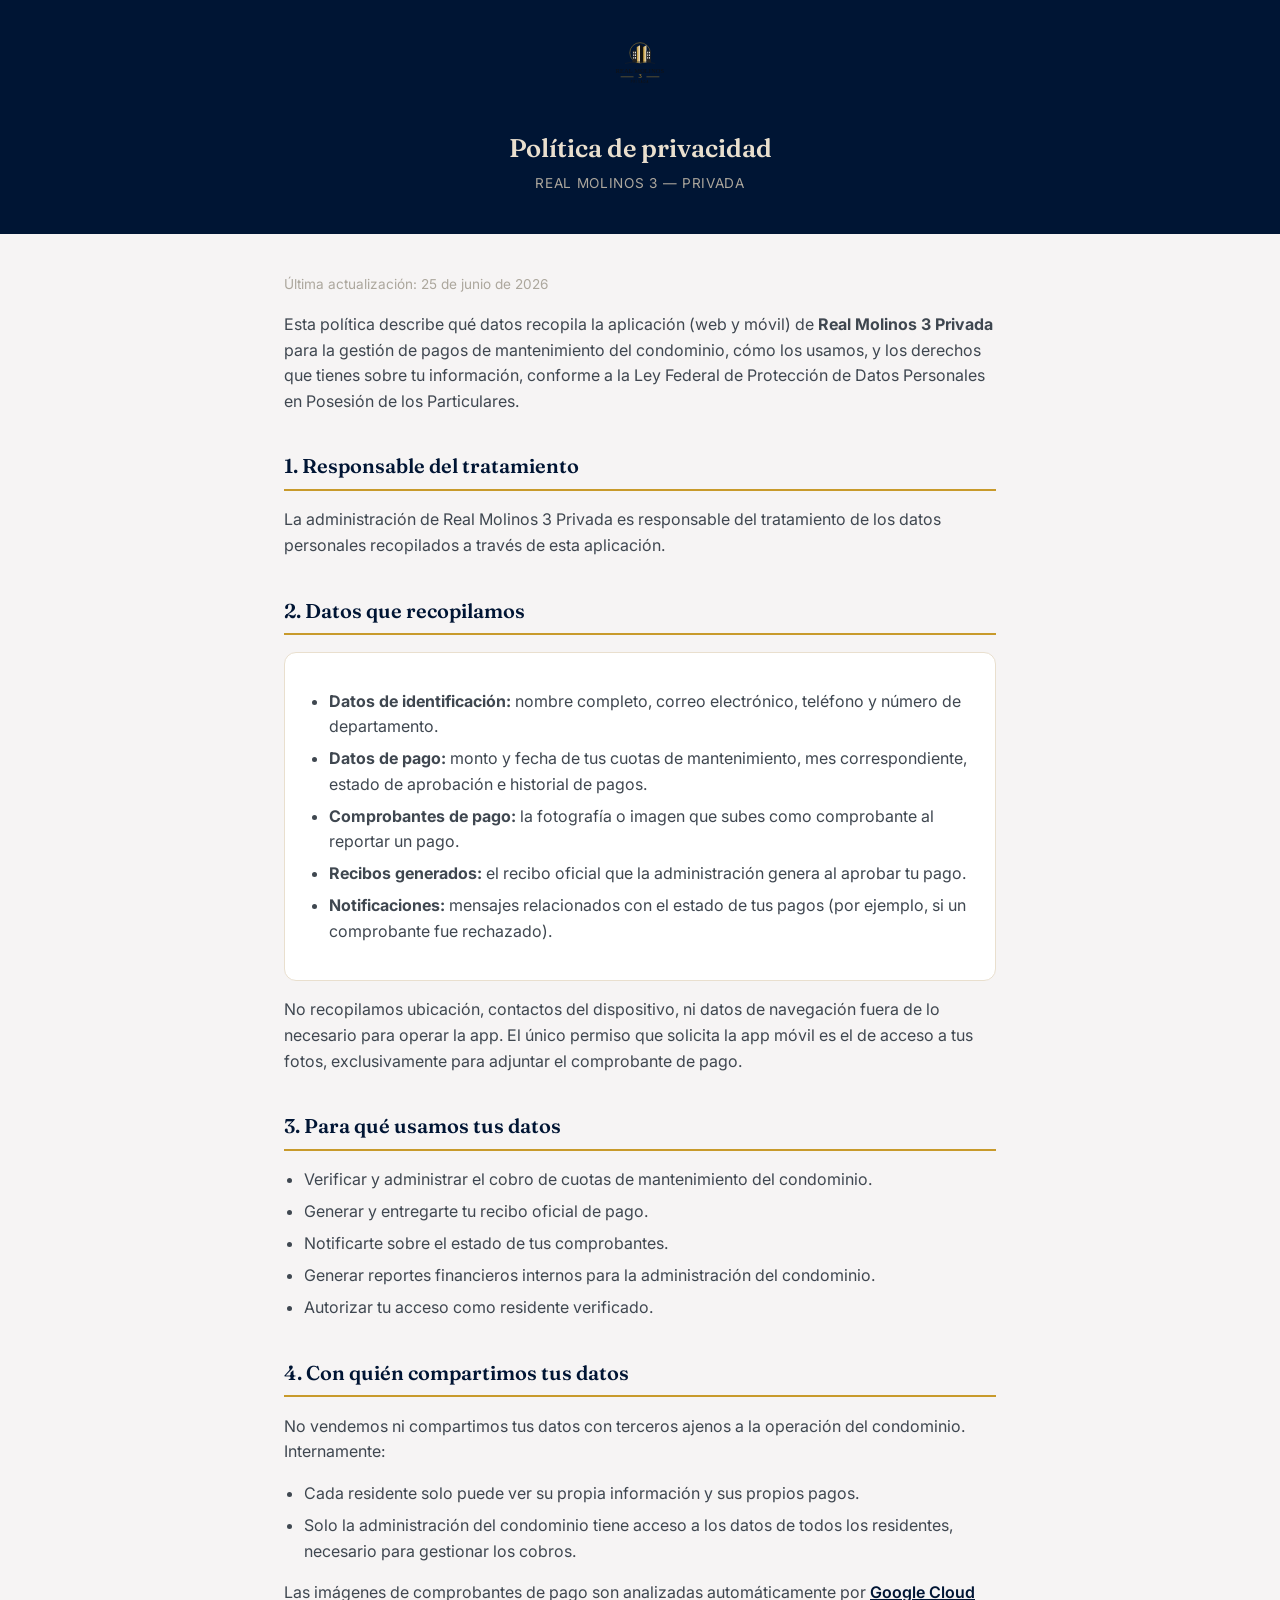
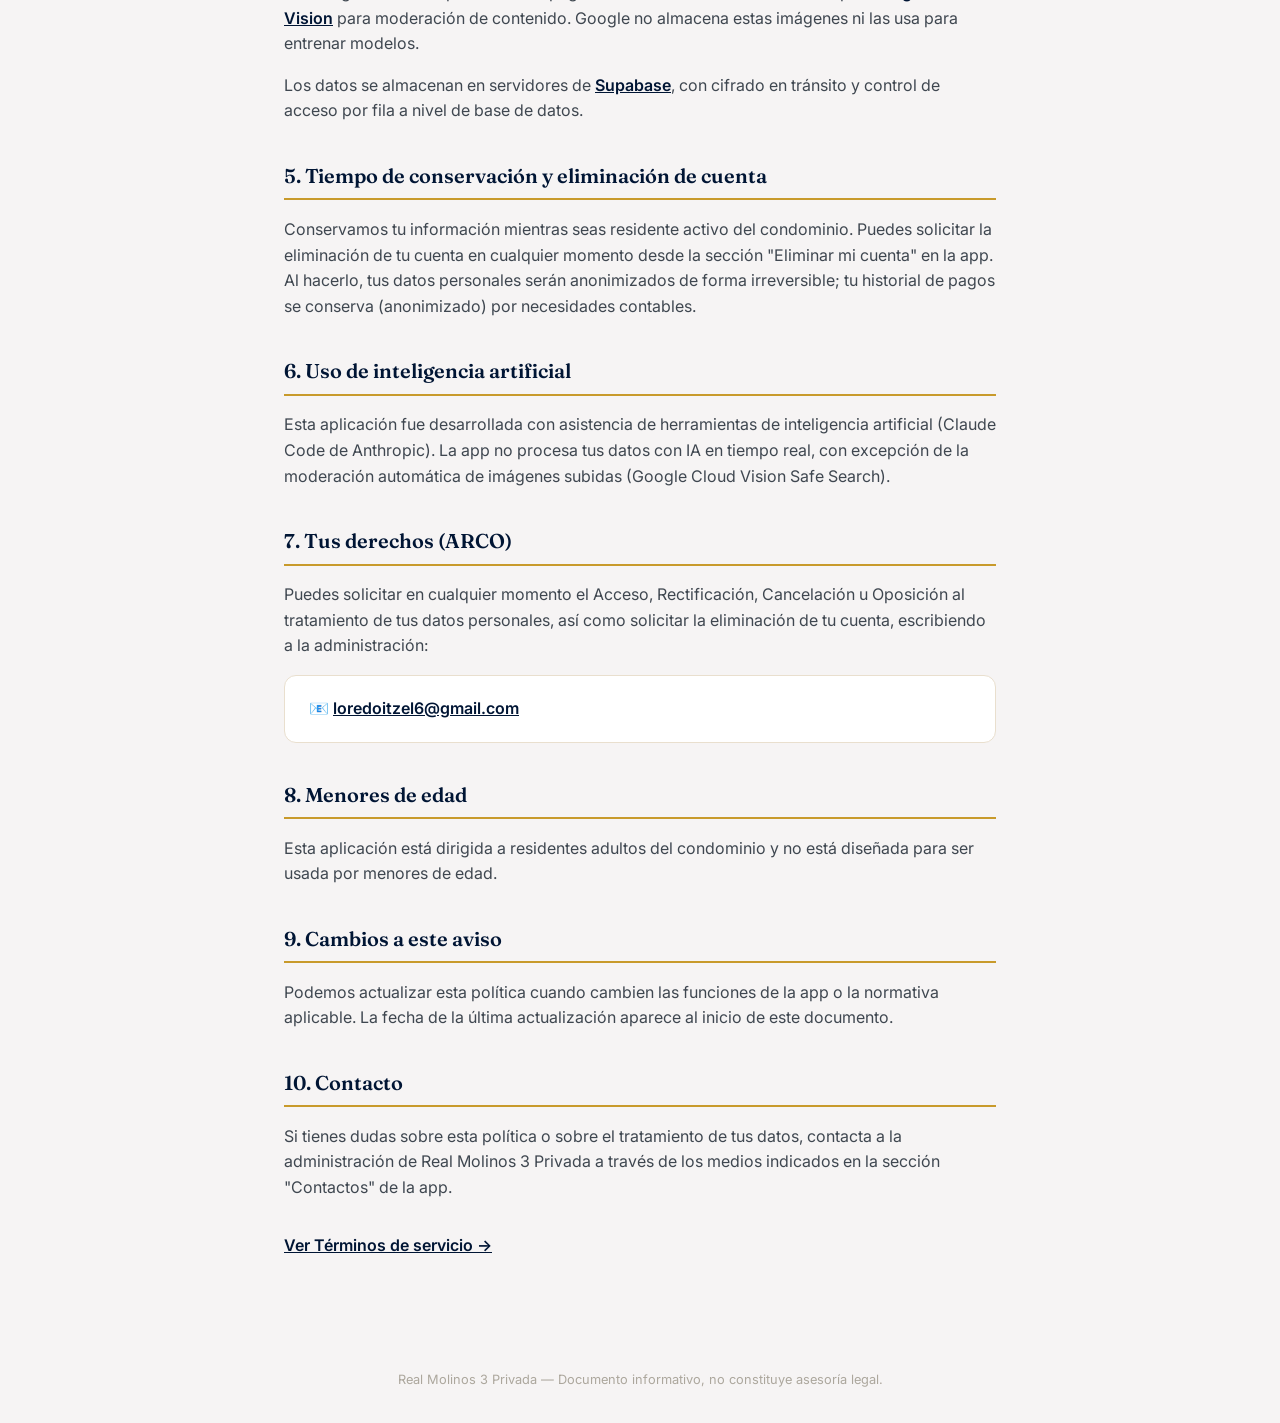
<file: privacidad.html>
<!DOCTYPE html>
<html lang="es-MX">
<head>
<meta charset="UTF-8">
<meta name="viewport" content="width=device-width, initial-scale=1.0">
<title>Política de privacidad — Real Molinos 3</title>
<link rel="icon" href="assets/LogoM3.svg">
<link rel="preconnect" href="https://fonts.googleapis.com">
<link rel="stylesheet" href="https://fonts.googleapis.com/css2?family=Fraunces:opsz,wght@9..144,600;9..144,700&family=Inter:wght@400;500;600&display=swap">
<style>
  :root{
    --navy:#001534; --gold:#C89A2B; --gold-light:#E9DFCE;
    --slate:#3F4750; --mist:#ACA79D; --cream:#F6F4F4;
  }
  *{box-sizing:border-box}
  body{
    margin:0; background:var(--cream); color:var(--slate);
    font-family:'Inter',sans-serif; line-height:1.6;
  }
  header{
    background:var(--navy); color:var(--cream);
    padding:2.5rem 1.5rem; text-align:center;
  }
  header img{ height:64px; margin-bottom:.75rem }
  header h1{
    font-family:'Fraunces',serif; font-weight:600; margin:.25rem 0 0;
    font-size:1.6rem; color:var(--gold-light);
  }
  header p{ margin:.25rem 0 0; color:var(--mist); font-size:.85rem; letter-spacing:.05em; text-transform:uppercase }
  main{ max-width:760px; margin:0 auto; padding:2.5rem 1.5rem 4rem }
  h2{
    font-family:'Fraunces',serif; font-weight:600; color:var(--navy);
    font-size:1.25rem; margin-top:2.25rem; border-bottom:2px solid var(--gold); padding-bottom:.4rem;
  }
  ul{ padding-left:1.25rem }
  li{ margin-bottom:.4rem }
  .updated{ color:var(--mist); font-size:.85rem; margin-top:0 }
  .card{ background:#fff; border-radius:12px; padding:1.25rem 1.5rem; margin:1rem 0; border:1px solid var(--gold-light) }
  a{ color:var(--navy); font-weight:600 }
  footer{ text-align:center; color:var(--mist); font-size:.8rem; padding:2rem 0 }
</style>
</head>
<body>
<header>
  <img src="assets/LogoM3.svg" alt="Real Molinos 3">
  <h1>Política de privacidad</h1>
  <p>Real Molinos 3 — Privada</p>
</header>
<main>
  <p class="updated">Última actualización: 25 de junio de 2026</p>

  <p>Esta política describe qué datos recopila la aplicación (web y móvil) de
  <strong>Real Molinos 3 Privada</strong> para la gestión de pagos de mantenimiento del
  condominio, cómo los usamos, y los derechos que tienes sobre tu información,
  conforme a la Ley Federal de Protección de Datos Personales en Posesión de los
  Particulares.</p>

  <h2>1. Responsable del tratamiento</h2>
  <p>La administración de Real Molinos 3 Privada es responsable del tratamiento de
  los datos personales recopilados a través de esta aplicación.</p>

  <h2>2. Datos que recopilamos</h2>
  <div class="card">
    <ul>
      <li><strong>Datos de identificación:</strong> nombre completo, correo electrónico, teléfono y número de departamento.</li>
      <li><strong>Datos de pago:</strong> monto y fecha de tus cuotas de mantenimiento, mes correspondiente, estado de aprobación e historial de pagos.</li>
      <li><strong>Comprobantes de pago:</strong> la fotografía o imagen que subes como comprobante al reportar un pago.</li>
      <li><strong>Recibos generados:</strong> el recibo oficial que la administración genera al aprobar tu pago.</li>
      <li><strong>Notificaciones:</strong> mensajes relacionados con el estado de tus pagos (por ejemplo, si un comprobante fue rechazado).</li>
    </ul>
  </div>
  <p>No recopilamos ubicación, contactos del dispositivo, ni datos de navegación
  fuera de lo necesario para operar la app. El único permiso que solicita la
  app móvil es el de acceso a tus fotos, exclusivamente para adjuntar el
  comprobante de pago.</p>

  <h2>3. Para qué usamos tus datos</h2>
  <ul>
    <li>Verificar y administrar el cobro de cuotas de mantenimiento del condominio.</li>
    <li>Generar y entregarte tu recibo oficial de pago.</li>
    <li>Notificarte sobre el estado de tus comprobantes.</li>
    <li>Generar reportes financieros internos para la administración del condominio.</li>
    <li>Autorizar tu acceso como residente verificado.</li>
  </ul>

  <h2>4. Con quién compartimos tus datos</h2>
  <p>No vendemos ni compartimos tus datos con terceros ajenos a la operación del
  condominio. Internamente:</p>
  <ul>
    <li>Cada residente solo puede ver su propia información y sus propios pagos.</li>
    <li>Solo la administración del condominio tiene acceso a los datos de todos los residentes, necesario para gestionar los cobros.</li>
  </ul>
  <p>Las imágenes de comprobantes de pago son analizadas automáticamente por <a href="https://cloud.google.com/vision" target="_blank" rel="noopener">Google Cloud Vision</a> para moderación de contenido. Google no almacena estas imágenes ni las usa para entrenar modelos.</p>
  <p>Los datos se almacenan en servidores de <a href="https://supabase.com" target="_blank" rel="noopener">Supabase</a>,
  con cifrado en tránsito y control de acceso por fila a nivel de base de datos.</p>

  <h2>5. Tiempo de conservación y eliminación de cuenta</h2>
  <p>Conservamos tu información mientras seas residente activo del condominio. Puedes solicitar la eliminación de tu cuenta en cualquier momento desde la sección "Eliminar mi cuenta" en la app. Al hacerlo, tus datos personales serán anonimizados de forma irreversible; tu historial de pagos se conserva (anonimizado) por necesidades contables.</p>

  <h2>6. Uso de inteligencia artificial</h2>
  <p>Esta aplicación fue desarrollada con asistencia de herramientas de inteligencia artificial (Claude Code de Anthropic). La app no procesa tus datos con IA en tiempo real, con excepción de la moderación automática de imágenes subidas (Google Cloud Vision Safe Search).</p>

  <h2>7. Tus derechos (ARCO)</h2>
  <p>Puedes solicitar en cualquier momento el Acceso, Rectificación, Cancelación
  u Oposición al tratamiento de tus datos personales, así como solicitar la
  eliminación de tu cuenta, escribiendo a la administración:</p>
  <div class="card">
    📧 <a href="mailto:loredoitzel6@gmail.com">loredoitzel6@gmail.com</a>
  </div>

  <h2>8. Menores de edad</h2>
  <p>Esta aplicación está dirigida a residentes adultos del condominio y no está
  diseñada para ser usada por menores de edad.</p>

  <h2>9. Cambios a este aviso</h2>
  <p>Podemos actualizar esta política cuando cambien las funciones de la app o la
  normativa aplicable. La fecha de la última actualización aparece al inicio de
  este documento.</p>

  <h2>10. Contacto</h2>
  <p>Si tienes dudas sobre esta política o sobre el tratamiento de tus datos,
  contacta a la administración de Real Molinos 3 Privada a través de los medios
  indicados en la sección "Contactos" de la app.</p>

  <p style="margin-top:2rem"><a href="terminos.html">Ver Términos de servicio →</a></p>
</main>
<footer>Real Molinos 3 Privada — Documento informativo, no constituye asesoría legal.</footer>
</body>
</html>
</file>
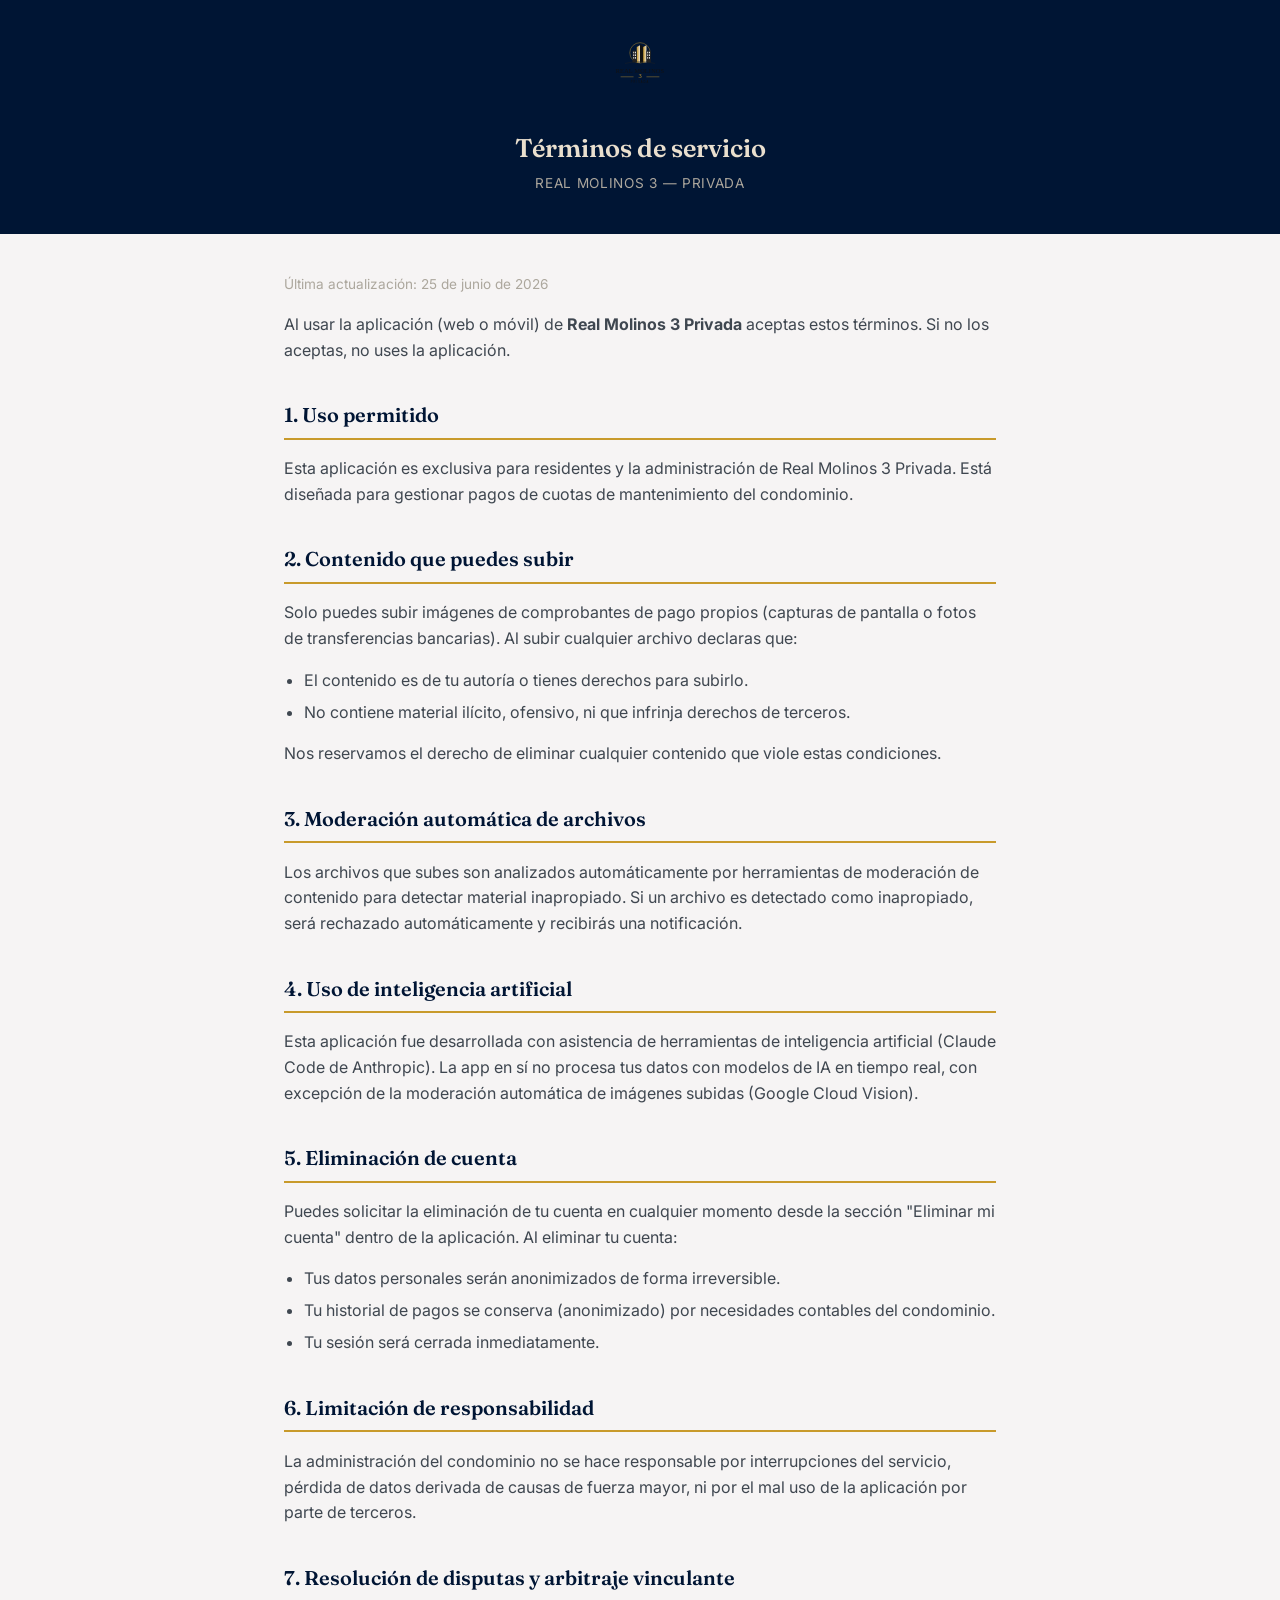
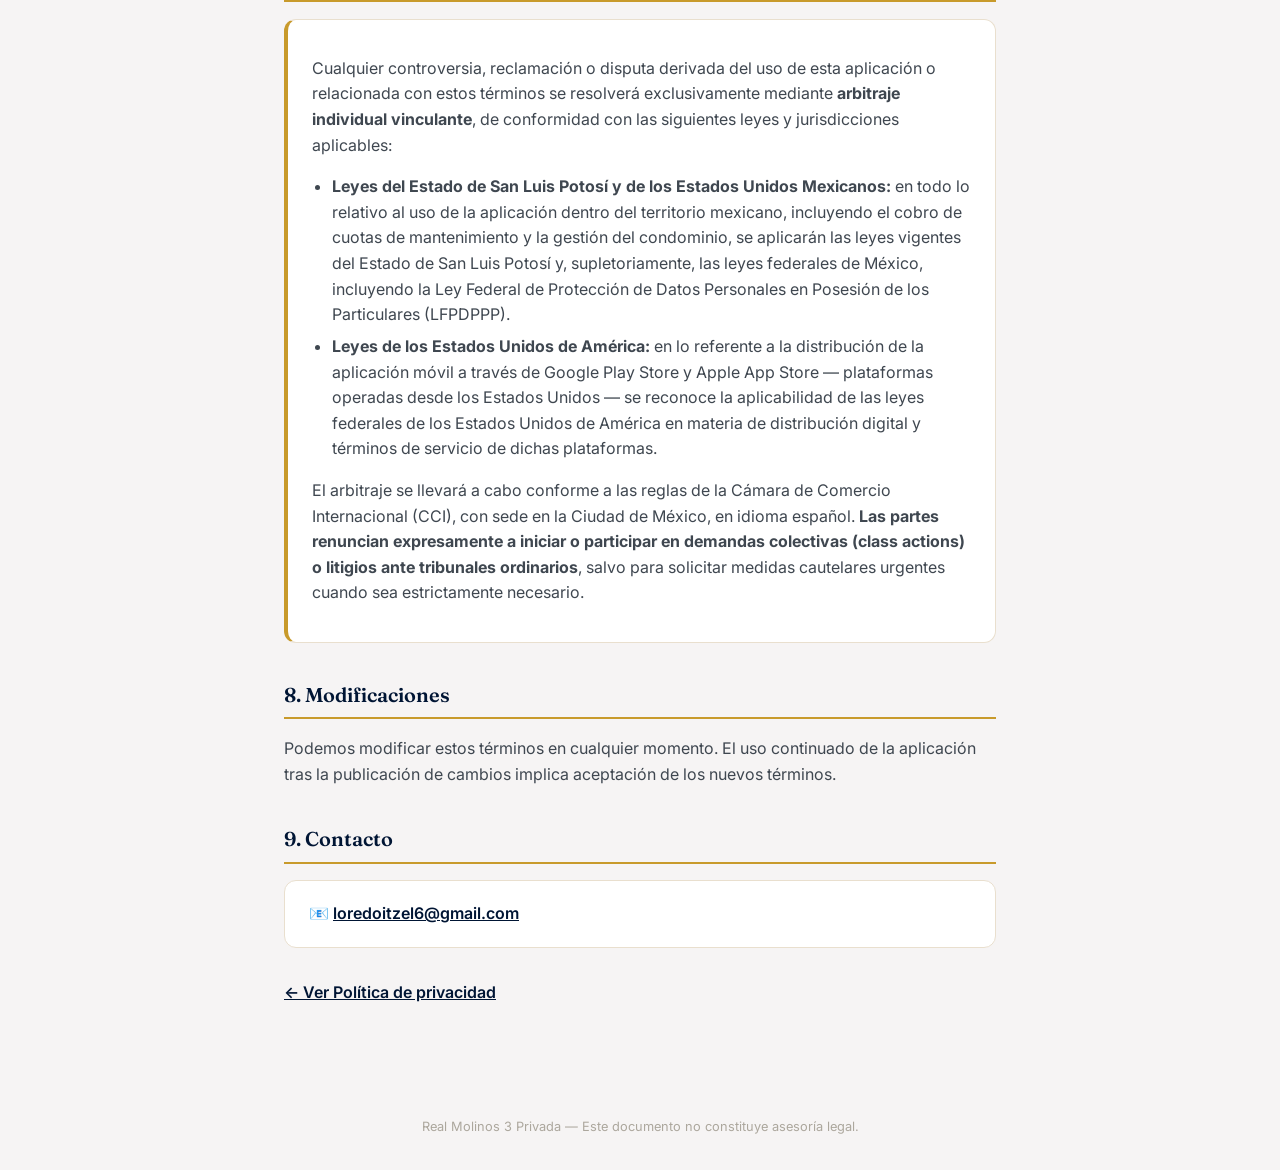
<file: terminos.html>
<!DOCTYPE html>
<html lang="es-MX">
<head>
<meta charset="UTF-8">
<meta name="viewport" content="width=device-width, initial-scale=1.0">
<title>Términos de servicio — Real Molinos 3</title>
<link rel="icon" href="assets/LogoM3.svg">
<link rel="preconnect" href="https://fonts.googleapis.com">
<link rel="stylesheet" href="https://fonts.googleapis.com/css2?family=Fraunces:opsz,wght@9..144,600;9..144,700&family=Inter:wght@400;500;600&display=swap">
<style>
  :root{
    --navy:#001534; --gold:#C89A2B; --gold-light:#E9DFCE;
    --slate:#3F4750; --mist:#ACA79D; --cream:#F6F4F4;
  }
  *{box-sizing:border-box}
  body{margin:0;background:var(--cream);color:var(--slate);font-family:'Inter',sans-serif;line-height:1.6}
  header{background:var(--navy);color:var(--cream);padding:2.5rem 1.5rem;text-align:center}
  header img{height:64px;margin-bottom:.75rem}
  header h1{font-family:'Fraunces',serif;font-weight:600;margin:.25rem 0 0;font-size:1.6rem;color:var(--gold-light)}
  header p{margin:.25rem 0 0;color:var(--mist);font-size:.85rem;letter-spacing:.05em;text-transform:uppercase}
  main{max-width:760px;margin:0 auto;padding:2.5rem 1.5rem 4rem}
  h2{font-family:'Fraunces',serif;font-weight:600;color:var(--navy);font-size:1.25rem;margin-top:2.25rem;border-bottom:2px solid var(--gold);padding-bottom:.4rem}
  ul{padding-left:1.25rem}
  li{margin-bottom:.4rem}
  .updated{color:var(--mist);font-size:.85rem;margin-top:0}
  .card{background:#fff;border-radius:12px;padding:1.25rem 1.5rem;margin:1rem 0;border:1px solid var(--gold-light)}
  .card.warning{border-left:4px solid var(--gold)}
  a{color:var(--navy);font-weight:600}
  footer{text-align:center;color:var(--mist);font-size:.8rem;padding:2rem 0}
</style>
</head>
<body>
<header>
  <img src="assets/LogoM3.svg" alt="Real Molinos 3">
  <h1>Términos de servicio</h1>
  <p>Real Molinos 3 — Privada</p>
</header>
<main>
  <p class="updated">Última actualización: 25 de junio de 2026</p>

  <p>Al usar la aplicación (web o móvil) de <strong>Real Molinos 3 Privada</strong> aceptas estos términos. Si no los aceptas, no uses la aplicación.</p>

  <h2>1. Uso permitido</h2>
  <p>Esta aplicación es exclusiva para residentes y la administración de Real Molinos 3 Privada. Está diseñada para gestionar pagos de cuotas de mantenimiento del condominio.</p>

  <h2>2. Contenido que puedes subir</h2>
  <p>Solo puedes subir imágenes de comprobantes de pago propios (capturas de pantalla o fotos de transferencias bancarias). Al subir cualquier archivo declaras que:</p>
  <ul>
    <li>El contenido es de tu autoría o tienes derechos para subirlo.</li>
    <li>No contiene material ilícito, ofensivo, ni que infrinja derechos de terceros.</li>
  </ul>
  <p>Nos reservamos el derecho de eliminar cualquier contenido que viole estas condiciones.</p>

  <h2>3. Moderación automática de archivos</h2>
  <p>Los archivos que subes son analizados automáticamente por herramientas de moderación de contenido para detectar material inapropiado. Si un archivo es detectado como inapropiado, será rechazado automáticamente y recibirás una notificación.</p>

  <h2>4. Uso de inteligencia artificial</h2>
  <p>Esta aplicación fue desarrollada con asistencia de herramientas de inteligencia artificial (Claude Code de Anthropic). La app en sí no procesa tus datos con modelos de IA en tiempo real, con excepción de la moderación automática de imágenes subidas (Google Cloud Vision).</p>

  <h2>5. Eliminación de cuenta</h2>
  <p>Puedes solicitar la eliminación de tu cuenta en cualquier momento desde la sección "Eliminar mi cuenta" dentro de la aplicación. Al eliminar tu cuenta:</p>
  <ul>
    <li>Tus datos personales serán anonimizados de forma irreversible.</li>
    <li>Tu historial de pagos se conserva (anonimizado) por necesidades contables del condominio.</li>
    <li>Tu sesión será cerrada inmediatamente.</li>
  </ul>

  <h2>6. Limitación de responsabilidad</h2>
  <p>La administración del condominio no se hace responsable por interrupciones del servicio, pérdida de datos derivada de causas de fuerza mayor, ni por el mal uso de la aplicación por parte de terceros.</p>

  <h2>7. Resolución de disputas y arbitraje vinculante</h2>
  <div class="card warning">
    <p>Cualquier controversia, reclamación o disputa derivada del uso de esta aplicación o relacionada con estos términos se resolverá exclusivamente mediante <strong>arbitraje individual vinculante</strong>, de conformidad con las siguientes leyes y jurisdicciones aplicables:</p>
    <ul>
      <li><strong>Leyes del Estado de San Luis Potosí y de los Estados Unidos Mexicanos:</strong> en todo lo relativo al uso de la aplicación dentro del territorio mexicano, incluyendo el cobro de cuotas de mantenimiento y la gestión del condominio, se aplicarán las leyes vigentes del Estado de San Luis Potosí y, supletoriamente, las leyes federales de México, incluyendo la Ley Federal de Protección de Datos Personales en Posesión de los Particulares (LFPDPPP).</li>
      <li><strong>Leyes de los Estados Unidos de América:</strong> en lo referente a la distribución de la aplicación móvil a través de Google Play Store y Apple App Store — plataformas operadas desde los Estados Unidos — se reconoce la aplicabilidad de las leyes federales de los Estados Unidos de América en materia de distribución digital y términos de servicio de dichas plataformas.</li>
    </ul>
    <p>El arbitraje se llevará a cabo conforme a las reglas de la Cámara de Comercio Internacional (CCI), con sede en la Ciudad de México, en idioma español. <strong>Las partes renuncian expresamente a iniciar o participar en demandas colectivas (class actions) o litigios ante tribunales ordinarios</strong>, salvo para solicitar medidas cautelares urgentes cuando sea estrictamente necesario.</p>
  </div>

  <h2>8. Modificaciones</h2>
  <p>Podemos modificar estos términos en cualquier momento. El uso continuado de la aplicación tras la publicación de cambios implica aceptación de los nuevos términos.</p>

  <h2>9. Contacto</h2>
  <div class="card">
    📧 <a href="mailto:loredoitzel6@gmail.com">loredoitzel6@gmail.com</a>
  </div>

  <p style="margin-top:2rem"><a href="privacidad.html">← Ver Política de privacidad</a></p>
</main>
<footer>Real Molinos 3 Privada — Este documento no constituye asesoría legal.</footer>
</body>
</html>
</file>
